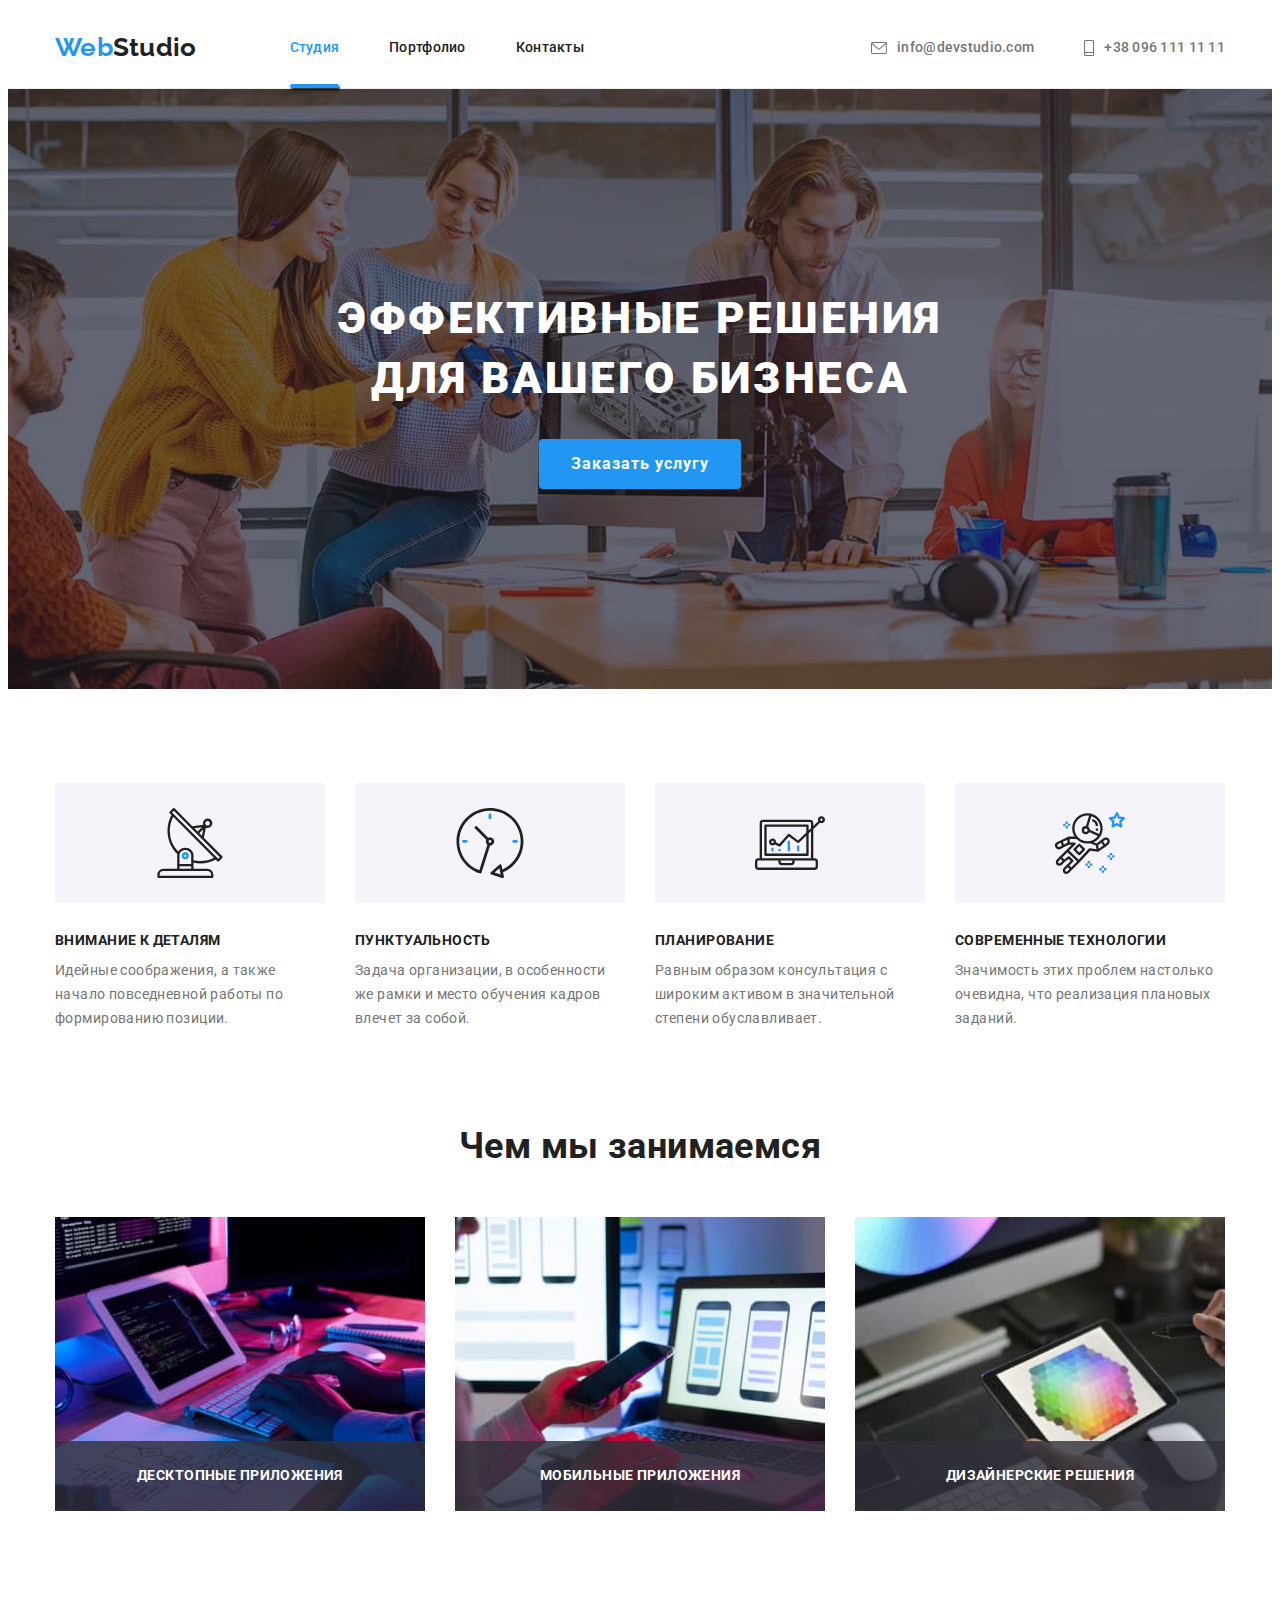
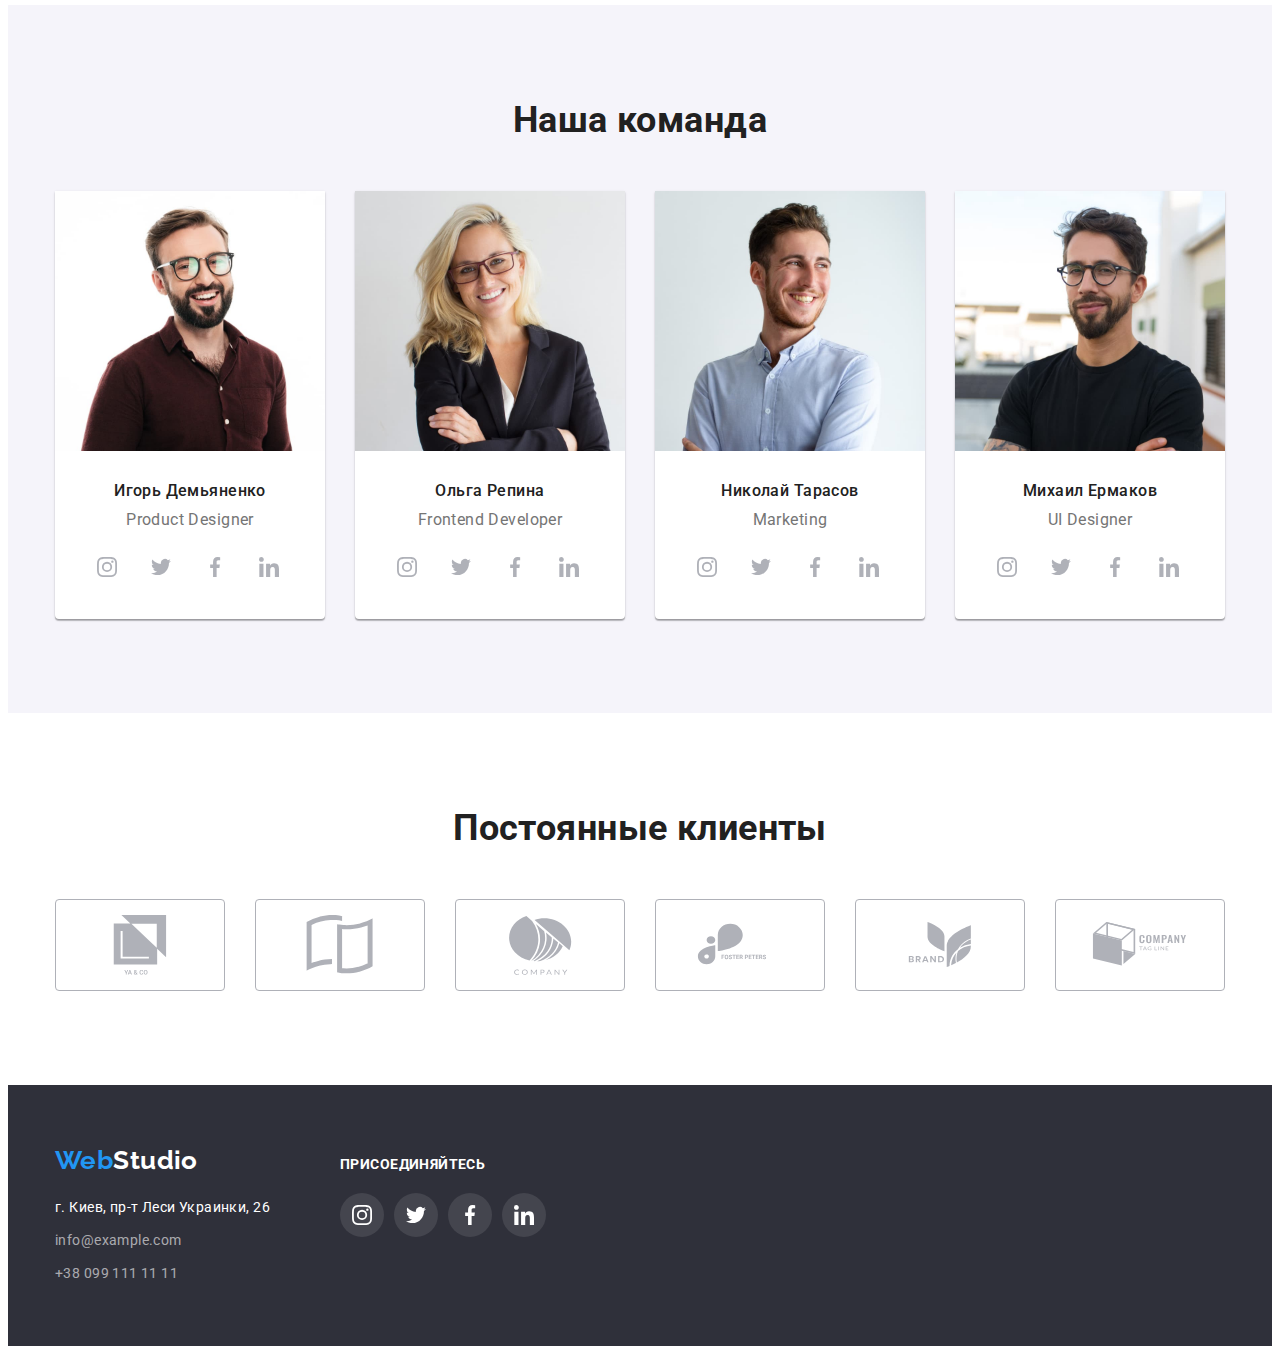
<file: index.html>
<!DOCTYPE html>
<html lang="ru">

<head>
    <meta charset="UTF-8">
    <meta http-equiv="X-UA-Compatible" content="IE=edge">
    <meta name="viewport" content="width=device-width, initial-scale=1.0">
    <title>WebStudio</title>
    <link rel="preconnect" href="https://fonts.googleapis.com">
    <link rel="preconnect" href="https://fonts.gstatic.com" crossorigin>
    <link
        href="https://fonts.googleapis.com/css2?family=Raleway:wght@700&family=Roboto:wght@400;500;700;900&display=swap"
        rel="stylesheet">
    <link rel="stylesheet" href="https://cdnjs.cloudflare.com/ajax/libs/modern-normalize/1.1.0/modern-normalize.min.css"
        integrity="sha512-wpPYUAdjBVSE4KJnH1VR1HeZfpl1ub8YT/NKx4PuQ5NmX2tKuGu6U/JRp5y+Y8XG2tV+wKQpNHVUX03MfMFn9Q=="
        crossorigin="anonymous" referrerpolicy="no-referrer" />
    <link rel="stylesheet" href="css/styles.css">

</head>

<body>
    <!--Site-header-->
    <header class="header">   
        <div class="container main-nav">
            <a class="logo" href="">Web<span class="logo-accent">Studio</span></a>

            <nav>
                <ul class="site-nav list">
                    <li class="site-nav-item"> <a class="link current" href="">Студия</a></li>
                    <li class="site-nav-item"> <a class="link" href="./portfolio.html">Портфолио</a></li>
                    <li class="site-nav-item"> <a class="link" href="">Контакты</a></li>

                </ul>

            </nav>

                <ul class="auth-nav list">
                     <li class="auth-nav-item"> 
                         <a class="link icon-envelope-hover" href="mailto:info@devstudio.com">
                            <svg class="auth-nav-icon" width="16" height="12">
                                <use href="./img/sprite.svg#icon-envelope-hover"></use>
                            </svg>
                            info@devstudio.com</a>
                    </li>
                     <li class="auth-nav-item"> 
                         <a class="link icon-phone" href="tel:+380961111111">
                            <svg class="auth-nav-icon" width="10" height="16">
                                <use href="./img/sprite.svg#icon-smartphone"></use>
                            </svg>
                            +38 096 111 11 11</a> 
                    </li>

                </ul>
        </div>

    </header>
    <main>
        <!--Hero-->
        <section class="hero">
            <div class="container">
                <h1 class="hero-title">Эффективные решения <br> для вашего бизнеса</h1>
                 <button class="button button-primary" type="button" data-modal-open>Заказать услугу</button>
            </div>
        </section>

        <!--Peculiarities-->
        <section class="section feature">
            <div class="container">
                 <h2 class="visually-hidden">Peculiarities</h2>
                 <ul class="feature-list list card-set">
                    <li class="item card-item icon-antenna">
                        <div class="feature-svg">
                            <svg width="70" height="70">
                                <use href="./img/sprite.svg#icon-antenna"></use>
                            </svg>
                        </div>
                        <h3 class="feature-title">Внимание к деталям</h3>
                        <p class="feauture-text">Идейные соображения, а также начало повседневной работы по формированию позиции.
                        </p>
                    </li>
                    <li class="item card-item icon-clock">
                        <div class="feature-svg">
                            <svg width="70" height="70">
                                <use href="./img/sprite.svg#icon-clock"></use>
                            </svg>
                        </div>
                        <h3 class="feature-title">Пунктуальность</h3>
                        <p class="feauture-text">Задача организации, в особенности же рамки и место обучения кадров влечет за собой.
                        </p>
                    </li>
                    <li class="item card-item icon-diagram">
                        <div class="feature-svg">
                            <svg width="70" height="70">
                                <use href="./img/sprite.svg#icon-diagram"></use>
                            </svg>
                        </div>
                        <h3 class="feature-title">Планирование</h3>
                        <p class="feauture-text">Равным образом консультация с широким активом в значительной степени обуславливает.
                        </p>
                    </li>
                    <li class="item card-item icon-astronout">
                        <div class="feature-svg">
                            <svg width="70" height="70">
                                <use href="./img/sprite.svg#icon-astronaut"></use>
                            </svg>
                        </div>
                        <h3 class="feature-title">Современные технологии</h3>
                        <p class="feauture-text">Значимость этих проблем настолько очевидна, что реализация плановых заданий.
                        </p>
                    </li>
                </ul>
            </div>
        </section>

        <!--What-do-we-specialize-in-->
        <section class="section do">
            <div class="container">
                <h2 class="section-title">Чем мы занимаемся</h2>
                <ul class="img-list list card-set">
                    <li class="item card-item"> 
                         <img src="./img/img-1.jpeg" alt="Фото с ноутбуком" width="370" height="294">
                         <p class="doing-text">Десктопные приложения</p>
                    </li>
                    <li class="item card-item">
                         <img src="./img/img-2.jpeg" alt="Фото с телефоном" width="370" height="294">
                         <p class="doing-text">Мобильные приложения</p>
                    </li>
                    <li class="item card-item">
                         <img src="./img/img-3.jpeg" alt="Фото с планшетом" width="370" height="294">
                         <p class="doing-text">Дизайнерские решения</p>
                    </li>
                </ul>
            </div>    
        </section>

        <!--Team-->
        <section class="section section-team">
            <div class="container">
                <h2 class="section-title">Наша команда</h2>
                <ul class="team list card-set">

                    <!--Igor-->
                    <li class="item card-item">
                        <img class="img" src="./img/img-4.jpeg" alt="Фото Игоря" width="270" height="260">
                        <div class="team-list">
                            <h3 class="team-name">Игорь Демьяненко</h3>
                            <p class="team-text">Product Designer</p>
                            <ul class="social-list list">
                                <li class="social-item">
                                    <a class="social-link" rel="preconnect" href="https://www.instagram.com" aria-label="instagram">
                                        <svg class="social-icon">
                                            <use href="./img/sprite.svg#icon-instagram"></use>
                                        </svg>
                                    </a>
                                </li>
                                <li class="social-item">
                                    <a class="social-link link" rel="preconnect" href="https://twitter.com" aria-label="twitter">
                                        <svg class="social-icon">
                                            <use href="./img/sprite.svg#icon-twitter"></use>
                                        </svg>
                                    </a>
                                </li>
                                <li class="social-item">
                                    <a class="social-link link " rel="preconnect" href="https://m.facebook.com" aria-label="facebook">
                                        <svg class="social-icon">
                                            <use href="./img/sprite.svg#icon-facebook"></use>
                                        </svg>
                                    </a>
                                </li>
                                <li class="social-item">
                                    <a class="social-link link" rel="preconnect" href="https://www.linkedin.com" aria-label="linkedin">
                                        <svg class="social-icon">
                                            <use href="./img/sprite.svg#icon-linkedin"></use>
                                        </svg>
                                    </a>
                                </li>
                            </ul>
                        </div>
                    </li>

                     <!--Olha-->
                    <li class="item card-item">

                    <img class="img" src="./img/img-5.jpeg" alt="Фото Ольги" width="270" height="260">
                    <div class="team-list">
                        <h3 class="team-name">Ольга Репина</h3>
                        <p class="team-text">Frontend Developer</p>
                        <ul class="social-list list">
                            <li class="social-item">
                                <a class="social-link" rel="preconnect" href="https://www.instagram.com" aria-label="instagram">
                                    <svg class="social-icon">
                                        <use href="./img/sprite.svg#icon-instagram"></use>
                                    </svg>
                                </a>
                            </li>
                            <li class="social-item">
                                <a class="social-link link" rel="preconnect" href="https://twitter.com" aria-label="twitter">
                                    <svg class="social-icon">
                                        <use href="./img/sprite.svg#icon-twitter"></use>
                                    </svg>
                                </a>
                            </li>
                            <li class="social-item">
                                <a class="social-link link " rel="preconnect" href="https://m.facebook.com" aria-label="facebook">
                                    <svg class="social-icon">
                                        <use href="./img/sprite.svg#icon-facebook"></use>
                                    </svg>
                                </a>
                            </li>
                            <li class="social-item">
                                <a class="social-link link" rel="preconnect" href="https://www.linkedin.com" aria-label="linkedin">
                                    <svg class="social-icon">
                                        <use href="./img/sprite.svg#icon-linkedin"></use>
                                    </svg>
                                </a>
                            </li>
                        </ul>
                    </div>
                    </li>

                    <!--Nicola-->
                    <li class="item card-item">
                        <img class="img" src="./img/img-6.jpeg" alt="Фото Николая" width="270" height="260">
                        <div class="team-list">
                            <h3 class="team-name">Николай Тарасов</h3>
                            <p class="team-text">Marketing</p>
                            <ul class="social-list list">
                                <li class="social-item">
                                    <a class="social-link" rel="preconnect" href="https://www.instagram.com" aria-label="instagram">
                                        <svg class="social-icon">
                                            <use href="./img/sprite.svg#icon-instagram"></use>
                                        </svg>
                                    </a>
                                </li>
                                <li class="social-item">
                                    <a class="social-link link" rel="preconnect" href="https://twitter.com" aria-label="twitter">
                                        <svg class="social-icon">
                                            <use href="./img/sprite.svg#icon-twitter"></use>
                                        </svg>
                                    </a>
                                </li>
                                <li class="social-item">
                                    <a class="social-link link " rel="preconnect" href="https://m.facebook.com" aria-label="facebook">
                                        <svg class="social-icon">
                                            <use href="./img/sprite.svg#icon-facebook"></use>
                                        </svg>
                                    </a>
                                </li>
                                <li class="social-item">
                                    <a class="social-link link" rel="preconnect" href="https://www.linkedin.com" aria-label="linkedin">
                                        <svg class="social-icon">
                                            <use href="./img/sprite.svg#icon-linkedin"></use>
                                        </svg>
                                    </a>
                                </li>
                            </ul>
                        </div>
                    </li>

                    <!--Mikle-->
                    <li class="item card-item">
                        <img class="img" src="./img/img-7.jpeg" alt="Фото Михаила" width="270" height="260">
                        <div class="team-list">
                            <h3 class="team-name">Михаил Ермаков</h3>
                            <p class="team-text">UI Designer</p>
                            <ul class="social-list list">
                                <li class="social-item">
                                    <a class="social-link" rel="preconnect" href="https://www.instagram.com" aria-label="instagram">
                                        <svg class="social-icon">
                                            <use href="./img/sprite.svg#icon-instagram"></use>
                                        </svg>
                                    </a>
                                </li>
                                <li class="social-item">
                                    <a class="social-link link" rel="preconnect" href="https://twitter.com" aria-label="twitter">
                                        <svg class="social-icon">
                                            <use href="./img/sprite.svg#icon-twitter"></use>
                                        </svg>
                                    </a>
                                </li>
                                <li class="social-item">
                                    <a class="social-link link " rel="preconnect" href="https://m.facebook.com" aria-label="facebook">
                                        <svg class="social-icon">
                                            <use href="./img/sprite.svg#icon-facebook"></use>
                                        </svg>
                                    </a>
                                </li>
                                <li class="social-item">
                                    <a class="social-link link" rel="preconnect" href="https://www.linkedin.com" aria-label="linkedin">
                                        <svg class="social-icon">
                                            <use href="./img/sprite.svg#icon-linkedin"></use>
                                        </svg>
                                    </a>
                                </li>
                            </ul>
                        </div>
                    </li>
                </ul>
            </div>
        </section>

        <!--Klients-->
        <section class="section klients">
            <div class="container">
                <h2 class="section-title">Постоянные клиенты</h2>
                <ul class="klients-list card-set list">
                    <li class="klients-item card-item">
                        <a class="klient-link link" rel="preconnect" href="https://www.google.com">
                            <svg class="klient-icon" width="106" height="60">
                                <use href="./img/sprite.svg#icon-Union2"></use>
                            </svg>
                        </a>
                    </li>
                    <li class="klients-item card-item">
                        <a class="klient-link link" rel="preconnect" href="https://www.google.com">
                            <svg class="klient-icon" width="106" height="60">
                                <use href="./img/sprite.svg#icon-Union1"></use>
                            </svg>
                        </a>
                    </li>
                    <li class="klients-item card-item">
                        <a class="klient-link link" rel="preconnect" href="https://www.google.com">
                            <svg class="klient-icon" width="106" height="60">
                                <use href="./img/sprite.svg#icon-Object"></use>
                            </svg>
                        </a>
                    </li>
                    <li class="klients-item card-item">
                        <a class="klient-link link" rel="preconnect" href="https://www.google.com">
                            <svg class="klient-icon" width="106" height="60">
                                <use href="./img/sprite.svg#icon-Logo1"></use>
                            </svg>
                        </a>
                    </li>
                    <li class="klients-item card-item">
                        <a class="klient-link link" rel="preconnect" href="https://www.google.com">
                            <svg class="klient-icon" width="106" height="60">
                                <use href="./img/sprite.svg#icon-Logo2"></use>
                            </svg>
                        </a>
                    </li>
                    <li class="klients-item card-item">
                        <a class="klient-link link" rel="preconnect" href="https://www.google.com">
                            <svg class="klient-icon" width="106" height="60">
                                <use href="./img/sprite.svg#icon-Logo3"></use>
                            </svg>
                        </a>
                    </li>
                </ul>
            </div> 
        </section>
    </main>

    <!--Basement-->
    <footer class="footer">
        <div class="container">
            <div class="footer-flex">
                <div class="footer-adress">
                    <a class="logo" href="">Web<span class="logo-footer">Studio</span></a>
                    <address class="address-top">
                        <ul class="address list">
                            <li class="item"> <a class="link address-place" href="https://goo.gl/maps/zkPrUZPVj4T2EZEg6" target="_blank"
                            rel="noreferrer noopener">
                            г. Киев, пр-т Леси Украинки, 26
                            </a></li>
                            <li class="item"> <a class="link address-contact" href="mailto:info@example.com">info@example.com</a></li>
                            <li class="item"> <a class="link address-contact" href="tel:+380991111111">+38 099 111 11 11</a></li>
                        </ul>
                    </address>
                </div>
                <div class="do-flex">
                        <h2 class="do-title">Присоединяйтесь</h2>
                        <ul class="social-list list">
                            <li class="social-item">
                                 <a class="social-link" rel="preconnect" href="https://www.instagram.com">
                                    <svg class="do-icon" width="20" height="20">
                                        <use href="./img/sprite.svg#icon-instagram"></use>
                                    </svg>
                                 </a>
                            </li>
                            <li class="social-item">
                                <a class="social-link" rel="preconnect" href="https://twitter.com">
                                    <svg class="do-icon" width="20" height="20">
                                        <use href="./img/sprite.svg#icon-twitter"></use>
                                    </svg>
                                </a>
                            </li>
                            <li class="social-item">
                                <a class="social-link" rel="preconnect" href="https://m.facebook.com">
                                    <svg class="do-icon" width="20" height="20">
                                        <use href="./img/sprite.svg#icon-facebook"></use>
                                    </svg>
                                </a>
                            </li>
                            <li class="social-item">
                                <a class="social-link" rel="preconnect" href="https://www.linkedin.com">
                                    <svg class="do-icon" width="20" height="20">
                                        <use href="./img/sprite.svg#icon-linkedin"></use>
                                    </svg>
                                </a>
                            </li>
                        </ul>
                </div>
            </div>
        </div>
    </footer>

    <!--Backdrop-->
    
    <div class="backdrop is-hidden" data-modal>
        <div class="modal">
            <h3 class="modal-text">Vita est motus <br>
            Scientia est cibus</h3>
            <button class="modal-btn" type="button" data-modal-close>
                <svg class="modal-icon" width="11" height="11">
                    <use href="./img/sprite.svg#icon-x"></use>
                </svg>
            </button>
        </div>
    </div>

    <script src="./js/modaj.js"></script>
</body>
</html>
</file>
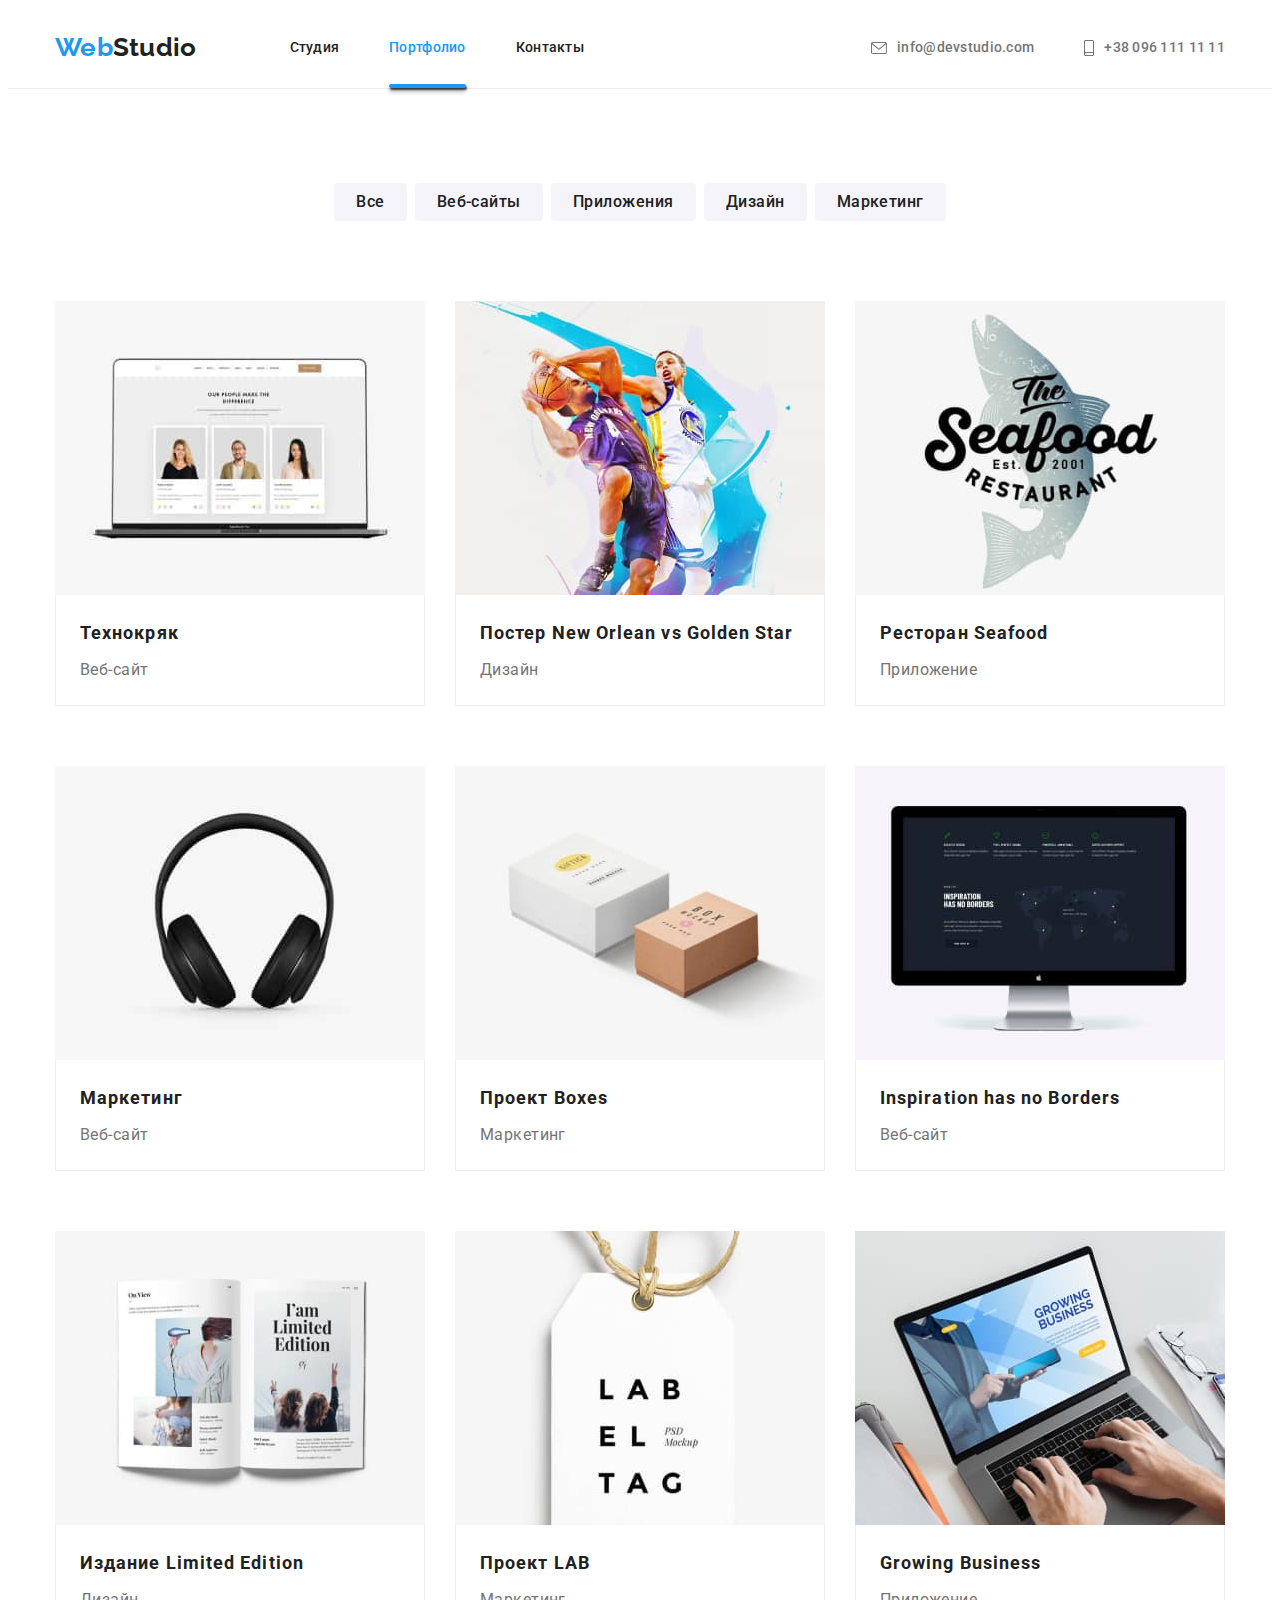
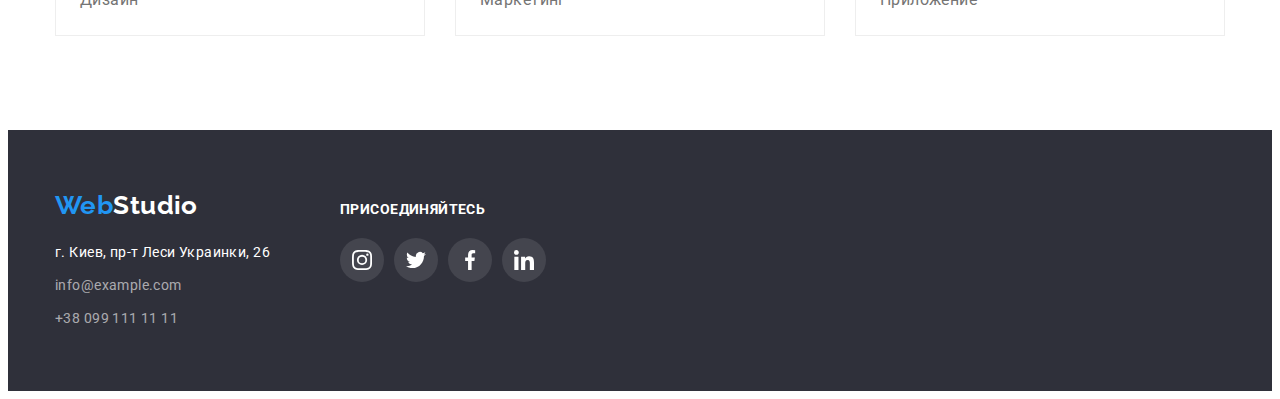
<file: portfolio.html>
<!DOCTYPE html>
<html lang="ru">

<head>
    <meta charset="UTF-8">
    <meta http-equiv="X-UA-Compatible" content="IE=edge">
    <meta name="viewport" content="width=device-width, initial-scale=1.0">
    <title>Portfolio</title>
    <link rel="preconnect" href="https://fonts.googleapis.com">
    <link rel="preconnect" href="https://fonts.gstatic.com" crossorigin>
    <link
        href="https://fonts.googleapis.com/css2?family=Raleway:wght@700&family=Roboto:wght@400;500;700;900&display=swap"
        rel="stylesheet">
    <link rel="stylesheet" href="https://cdnjs.cloudflare.com/ajax/libs/modern-normalize/1.1.0/modern-normalize.min.css"
        integrity="sha512-wpPYUAdjBVSE4KJnH1VR1HeZfpl1ub8YT/NKx4PuQ5NmX2tKuGu6U/JRp5y+Y8XG2tV+wKQpNHVUX03MfMFn9Q=="
        crossorigin="anonymous" referrerpolicy="no-referrer" />
    <link rel="stylesheet" href="css/styles.css">



</head>

<body>
    <!--Site-header-->
    <header class="header">
        <div class="container main-nav">
            <a class="logo" href="">Web<span class="logo-accent">Studio</span></a>

        <nav>
            <ul class="site-nav list">
                <li class="site-nav-item"> <a class="link" href="./index.html">Студия</a></li>
                <li class="site-nav-item"> <a class="link current" href="./portfolio.html">Портфолио</a></li>
                <li class="site-nav-item"> <a class="link" href="">Контакты</a></li>
            </ul>

        </nav>

        <ul class="auth-nav list">
            <li class="auth-nav-item"> 
                <a class="link" href="mailto:info@devstudio.com">
                    <svg class="auth-nav-icon" width="16" height="12">
                        <use href="./img/sprite.svg#icon-envelope-hover"></use>
                    </svg>
                    info@devstudio.com</a>
            </li>
            <li class="auth-nav-item"> 
                <a class="link" href="tel:+380961111111">
                    <svg class="auth-nav-icon" width="10" height="16">
                        <use href="./img/sprite.svg#icon-smartphone"></use>
                    </svg>
                    +38 096 111 11 11</a> 
            </li>
        </ul>
        </div>
    </header>

    <main>
        <section class="section portfolio">
            <div class="container">
                <h1 class="visually-hidden">Content Portfolio page</h1>
                <ul class="button-list list">
                    <li class="item"> <button class="button-portfolio" type="button">Все</button></li>
                    <li class="item"> <button class="button-portfolio" type="button">Веб-сайты</button></li>
                    <li class="item"> <button class="button-portfolio" type="button">Приложения</button></li>
                    <li class="item"> <button class="button-portfolio" type="button">Дизайн</button></li>
                    <li class="item"> <button class="button-portfolio" type="button">Маркетинг</button></li>
                </ul>

                <ul class="card-set project-list list">
                    <li class="card-item project-item">
                        <a class="project-link link" target="_blank" rel="noreferrer noopener nofollow" href="https://www.google.com/">
                            <div class="project-thumb">
                                <img class="img" src="./img/img9-1.jpeg" alt="our specialists">
                                <div class="project-overlay">
                                    <p class="project-content">Ресурс предлагает комплексные предложения с разным уровнем функционала и сервисов. Все это
                                    позволит посетителю получить исчерпывающие сведения о компании или частном лице.</p>
                                </div>
                            </div>
                        <div class="project-container">
                            <h2 class="project-title">Технокряк</h2>
                            <p class="project-text">Веб-сайт</p>
                        </div>
                        </a>
                    </li>

                    <li class="card-item project-item">
                        <a class="project-link link" target="_blank" rel="noreferrer noopener nofollow" href="https://www.google.com/">
                            <div class="project-thumb">
                                <img class="img" src="./img/img1-1.jpeg" alt="basketball players">
                                <div class="project-overlay">
                                    <p class="project-content">Ресурс предлагает комплексные предложения с разным уровнем функционала и сервисов. Все
                                        это
                                        позволит посетителю получить исчерпывающие сведения о компании или частном лице.</p>
                                </div>
                            </div>
                        <div class="project-container">
                            <h2 class="project-title">Постер New Orlean vs Golden Star</h2>
                            <p class="project-text">Дизайн</p>
                        </div>
                        </a>
                    </li>

                    <li class="card-item project-item">
                        <a class="project-link link" target="_blank" rel="noreferrer noopener nofollow" href="https://www.google.com/">
                            <div class="project-thumb">
                                <img class="img" src="./img/img2-1.jpeg" alt="logo of seafoodrestaurant">
                                <div class="project-overlay">
                                    <p class="project-content">Ресурс предлагает комплексные предложения с разным уровнем функционала и сервисов. Все
                                        это
                                        позволит посетителю получить исчерпывающие сведения о компании или частном лице.</p>
                                </div>
                            </div>
                        <div class="project-container">
                            <h2 class="project-title">Ресторан Seafood</h2>
                            <p class="project-text">Приложение</p>
                        </div>
                        </a>
                    </li>

                    <li class="card-item project-item">
                        <a class="project-link link" target="_blank" rel="noreferrer noopener nofollow" href="https://www.google.com/">
                            <div class="project-thumb">
                                <img class="img" src="./img/img3-1.jpeg" alt="headphone">
                                <div class="project-overlay">
                                    <p class="project-content">Ресурс предлагает комплексные предложения с разным уровнем функционала и сервисов. Все
                                        это
                                        позволит посетителю получить исчерпывающие сведения о компании или частном лице.</p>
                                </div>
                            </div>

                        <div class="project-container">
                            <h2 class="project-title">Маркетинг</h2>
                            <p class="project-text">Веб-сайт</p>
                        </div>
                        </a>
                    </li>

                    <li class="card-item project-item">
                        <a class="project-link link" target="_blank" rel="noreferrer noopener nofollow" href="https://www.google.com/">
                            <div class="project-thumb">
                                <img class="img" src="./img/img4-1.jpeg" alt="boxes">
                                <div class="project-overlay">
                                    <p class="project-content">Ресурс предлагает комплексные предложения с разным уровнем функционала и сервисов. Все
                                        это
                                        позволит посетителю получить исчерпывающие сведения о компании или частном лице.</p>
                                </div>
                            </div>
                        <div class="project-container">
                             <h2 class="project-title">Проект Boxes</h2>
                            <p class="project-text">Маркетинг</p>
                        </div>
                        </a>
                    </li>

                    <li class="card-item project-item">
                        <a class="project-link link" target="_blank" rel="noreferrer noopener nofollow" href="https://www.google.com/">
                            <div class="project-thumb">
                                <img class="img" src="./img/img5-1.jpeg" alt="monitor">
                                <div class="project-overlay">
                                    <p class="project-content">Ресурс предлагает комплексные предложения с разным уровнем функционала и сервисов. Все
                                        это
                                        позволит посетителю получить исчерпывающие сведения о компании или частном лице.</p>
                                </div>
                            </div>
                        <div class="project-container">
                            <h2 lang="en" class="project-title">Inspiration has no Borders</h2>
                            <p class="project-text">Веб-сайт</p>
                        </div>
                        </a>
                    </li>

                    <li class="card-item project-item">
                        <a class="project-link link" target="_blank" rel="noreferrer noopener nofollow" href="https://www.google.com/">
                            <div class="project-thumb">
                                <img class="img" src="./img/img6-1.jpeg" alt="book">
                                <div class="project-overlay">
                                    <p class="project-content">Ресурс предлагает комплексные предложения с разным уровнем функционала и сервисов. Все
                                        это
                                        позволит посетителю получить исчерпывающие сведения о компании или частном лице.</p>
                                </div>
                            </div>
                        <div class="project-container">
                            <h2 class="project-title">Издание Limited Edition</h2>
                            <p class="project-text">Дизайн</p>
                        </div>
                        </a>
                    </li>

                    <li class="card-item project-item">
                        <a class="project-link link" target="_blank" rel="noreferrer noopener nofollow" href="https://www.google.com/">
                            <div class="project-thumb">
                                <img class="img" src="./img/img7-1.jpeg" alt="label teg">
                                <div class="project-overlay">
                                    <p class="project-content">Ресурс предлагает комплексные предложения с разным уровнем функционала и сервисов. Все
                                        это
                                        позволит посетителю получить исчерпывающие сведения о компании или частном лице.</p>
                                </div>
                            </div>
                        <div class="project-container">
                            <h2 class="project-title">Проект LAB</h2>
                            <p class="project-text">Маркетинг</p>
                        </div>
                        </a>
                    </li>

                    <li class="card-item project-item">
                        <a class="project-link link" target="_blank" rel="noreferrer noopener nofollow" href="https://www.google.com/">
                            <div class="project-thumb">
                                <img class="img" src="./img/img8-1.jpeg" alt="leptop">
                                <div class="project-overlay">
                                    <p class="project-content">Ресурс предлагает комплексные предложения с разным уровнем функционала и сервисов. Все
                                        это
                                        позволит посетителю получить исчерпывающие сведения о компании или частном лице.</p>
                                </div>
                            </div>
                        <div class="project-container">
                            <h2 class="project-title">Growing Business</h2>
                            <p class="project-text">Приложение</p>
                        </div>
                        </a>
                    </li>
                </ul>
            </div>
        </section>
    </main>

    <!--Basement-->
    <footer class="footer">
        <div class="container">
            <div class="footer-flex">
                <div class="footer-adress">
                    <a class="logo" href="">Web<span class="logo-footer">Studio</span></a>
                    <address class="address-top">
                        <ul class="address list">
                            <li class="item"> <a class="address-place" href="https://goo.gl/maps/zkPrUZPVj4T2EZEg6" target="_blank"
                            rel="noreferrer noopener">
                            г. Киев, пр-т Леси Украинки, 26
                            </a></li>
                            <li class="item"> <a class="address-contact" href="mailto:info@example.com">info@example.com</a></li>
                            <li class="item"> <a class="address-contact" href="tel:+380991111111">+38 099 111 11 11</a></li>
                        </ul>
                    </address>
                </div>
                <div class="do-flex">
                    <h2 class="do-title">Присоединяйтесь</h2>
                    <ul class="social-list list">
                        <li class="social-item">
                            <a class="social-link" rel="preconnect" href="https://www.instagram.com">
                                <svg class="do-icon" width="20" height="20">
                                    <use href="./img/sprite.svg#icon-instagram"></use>
                                </svg>
                            </a>
                        </li>
                        <li class="social-item">
                            <a class="social-link" rel="preconnect" href="https://twitter.com">
                                <svg class="do-icon" width="20" height="20">
                                    <use href="./img/sprite.svg#icon-twitter"></use>
                                </svg>
                            </a>
                        </li>
                        <li class="social-item">
                            <a class="social-link" rel="preconnect" href="https://m.facebook.com">
                                <svg class="do-icon" width="20" height="20">
                                    <use href="./img/sprite.svg#icon-facebook"></use>
                                </svg>
                            </a>
                        </li>
                        <li class="social-item">
                            <a class="social-link" rel="preconnect" href="https://www.linkedin.com">
                                <svg class="do-icon" width="20" height="20">
                                        <use href="./img/sprite.svg#icon-linkedin"></use>
                                </svg>
                            </a>
                        </li>
                    </ul>
                </div>
            </div>
        </div>
    </footer>

</body>
</html>
</file>
<file: css/styles.css>
:root {
    --primary-text-color: #757575;
    --title-text-color: #212121;
    --accent-color: #2196F3;
    --primary-white-color: #FFFFFF;
    --secondary-whit-color: rgba(255, 255, 255, 0.6);
    --white-rgba-color: rgba(255, 255, 255, 0.1);
    --medium-bg-color: #E5E5E5;
    --end-bg-color: #F5F4FA;
    --futer-bg-color: #2F303A;
    --header-border-color: #ECECEC;
    --portfolio-border-color: #EEEEEE;
    --hero-bg-color: #c4c4c4;
    --social-links-main-color: AFB1B8;
    --klients-main-color: AFB1B8;
    --btn-bg-hover-color: #188CE8;
    --klients-color: #AFB1B8;
    --bg-color-icon: rgba(255, 255, 255, .1);
    --transition: 250ms cubic-bezier(0.4, 0, 0.2, 1);
}

html {
    box-sizing: border-box;
}

*,
*::before,
*::after {
    box-sizing: inherit;
}


body {
    color: var(--primary-text-color);
    background-color: var(--primary-white-color);
    font-family: 'Roboto', sans-serif;
    font-size: 14px;
    letter-spacing: 0.03em;
    line-height: 1.71;
}

.container {
    width: 1200px;
    padding-left: 15px;
    padding-right: 15px;
    margin-left: auto;
    margin-right: auto;
}

.list {
    list-style: none;
}

h1,
h2,
h3,
p {
    margin: 0;
}

img {
    display: block;
    max-width: 100%;
    height: auto;
}

ul {
    padding-left: 0;
    margin: 0;
}

.header {
    font-weight: 500;
    line-height: 1.14;
    letter-spacing: 0.02em;
    border-bottom: 1px solid var(--header-border-color);
}

/* Logo */
.logo {
    color: var(--accent-color);
    font-family: 'Raleway', sans-serif;
    font-weight: 700;
    font-size: 26px;
    line-height: 1.2;
    text-decoration: none;
    /* margin-right: 93px; */

}

.header .logo {
    margin-right: 93px;
}

.footer .logo{
    margin-bottom: 20px;
    display: block;
}

.logo-accent {
    color: var(--title-text-color);
    text-decoration: none;
}

.logo-footer {
    color: var(--primary-white-color);
    text-decoration: none;
}

.logo-next {
    margin-right: 0;
}

/*Main-Nav*/
.main-nav {
    display: flex;
    align-items: center;
}

/* Navigation */
.site-nav {
    color: var(--title-text-color);
    display: flex;

}

.site-nav.item:not(:last-child) {
    margin-right: 50px;
}

.site-nav .link {
    display: block;
    padding-top: 32px;
    padding-bottom: 32px;
    color: var(--title-text-color);
    font-weight: 500;
    font-size: 14px;
    line-height: 1.14;
    letter-spacing: 0.02em;
    text-decoration: none;
    transition-property: color;
    transition-duration: 250ms;
    transition-timing-function: cubic-bezier(0.4, 0, 0.2, 1);
}

.site-nav .site-nav-item:not(:last-child) {
    margin-right: 50px;
}

.site-nav .link:hover,
.site-nav .link:focus {
    color: var(--accent-color);
    transition: var(--transition);
}

.site-nav .link.current {
    position: relative;
    color: var(--accent-color);


}

.site-nav .link.current {
    color: var(--accent-color);

}

.site-nav .current:after {
    position: absolute;
    bottom: 0;
    left: 0;
    content: "";
    display: inline-block;
    width: 100%;
    height: 4px;

    background: var(--accent-color);
    border: 1px solid var(--accent-color);
    box-shadow: 0px 4px 4px rgba(0, 0, 0, 0.25), 1px 2px 2px rgba(0, 0, 0, 0.75);
    border-radius: 2px;

}

.link {
    text-decoration: none;
    color: inherit;
}

/* Contact */
.auth-nav {
    display: flex;
    margin-left: auto;
    transition: color var(--transition);
}

.auth-nav .link {
    padding-top: 32px;
    padding-bottom: 32px;
    display: flex;
    align-items: center;
}

.auth-nav-item:not(:last-child) {
    margin-right: 50px;
}

.auth-nav .link:hover,
.auth-nav .link:focus {
    color: var(--accent-color);  
}

.auth-nav-icon {
    fill: currentColor;
    margin-right: 10px;
    }

/* Visually-hidden */
.visually-hidden {
    position: absolute;
    width: 1px;
    height: 1px;
    margin: -1px;
    border: 0;
    padding: 0;

    white-space: nowrap;
    clip-path: inset(100%);
    clip: rect(0 0 0 0);
    overflow: hidden;
}

/* Hero title */
.hero {
    padding-top: 200px;
    padding-bottom: 200px;
    text-align: center;
    background-color: var(--hero-bg-color);
    background-repeat: no-repeat;
    background-position: center;
    background-size: cover;
    margin-left: auto;
    margin-right: auto;
    max-width: 1600px;
    background-image: linear-gradient(to right, rgba(47, 48, 58, 0.4), rgba(47, 48, 58, 0.4)), url(../img/Img-hero.jpeg);
}

.hero-title {
    color: var(--primary-white-color);
    font-weight: 900;
    font-size: 44px;
    line-height: 1.36;
    letter-spacing: 0.06em;
    text-transform: uppercase;
    margin-bottom: 30px;
}

/* Background color section */

.team .section {
    background-color: var(--end-bg-color);
}

.footer {
    background-color: var(--futer-bg-color);
}

/* Section */

.section-title {
    color: var(--title-text-color);
    font-weight: 700;
    font-size: 36px;
    line-height: 1.17;
    text-align: center;
    margin-bottom: 50px;
}

/* Peculiarities */

.section {
    padding-top: 94px;
    padding-bottom: 94px;
}

/* .feature-list {
    } */

.feature-list .item {
    flex-basis: calc(100% / 4 - 30px);
}

/* .feature-list .item:not(:last-child) {
} */

.feature-svg {
    display: flex;
    align-items: center;
    justify-content: center;
    height: 120px;
    margin-bottom: 30px;
    background-color: var(--end-bg-color);
}

.feature-title {
    color: var(--title-text-color);
    font-weight: 700;
    font-size: 14px;
    line-height: 1.14;
    text-transform: uppercase;
    margin-bottom: 10px;
}

.feature-text {
    line-height: 1.71;
}

.card-set {
    display: flex;
    flex-wrap: wrap; 
    margin-left: -30px;
    margin-top: -30px;
}

.card-item {
    margin-left: 30px;
    margin-top: 30px;
}

/*What-do-we-specialize-in*/

.do {
    padding-top: 0;
}

.img-list .item {
    flex-basis: calc(100% / 3 - 30px);
    position: relative;
}

/* .doing-item {
    position: relative;
} */

.doing-text {
    position: absolute;
    bottom: 0;
    left: 0;
    display: flex;
    width: 100%;
    height: 70px;
    align-items: center;
    justify-content: center;
    background: rgba(47, 48, 58, 0.8);
    font-weight: 700;
    line-height: 1.14;
    text-align: center;
    text-transform: uppercase;
    color: var(--primary-white-color);

}

/* Team section */

.section-team {
    background-color: var(--end-bg-color);
}

/* .team {
} */



.team .item {
    flex-basis: calc(100% / 4 - 30px);
    background-color: var(--primary-white-color);
    box-shadow: 0px 1px 3px rgba(0, 0, 0, 0.12), 0px 1px 1px rgba(0, 0, 0, 0.14), 0px 2px 1px rgba(0, 0, 0, 0.2);
    border-radius: 0px 0px 4px 4px;

}

.team-list {
    padding: 30px;
}

.team-name {
    color: var(--title-text-color);
    font-weight: 500;
    margin-bottom: 10px;
    font-style: normal;
}

p.team-text {
    margin-bottom: 16px;
}

.team-text, .team-name{
    font-size: 16px;
    line-height: 1.19;
    text-align: center;
}

.social-link {
    display: flex;
    align-items: center;
    justify-content: center;
    width: 44px;
    height: 44px;
    border-radius: 50%;
    color: var(--klients-color);
    background-color: var(--white-rgba-color);
    transition: color var(--transition), background-color var(--transition), box-shadow var(--transition);
}

.social-link:hover,
.social-link:focus {
    color: var(--primary-white-color);
    background-color: var(--accent-color);
    box-shadow: 0px 4px 4px rgba(0, 0, 0, 0.25);  
}

.social-item:not(:last-child) {
    margin-right: 10px;

}

.footer .social-link {
color: rgba(255, 255, 255, 1);
}

.social-list {
    display: flex;
}

.social-icon {
    width: 20px;
    height: 20px;
    fill: currentColor;
}

/* Klients */

/* .klients {
} */

.klients-list {
display: flex;
}

.klints-flex {
    display: flex;
    justify-content: center;
}

.klient-link {
    display: flex;
    height: 92px;
    justify-content: center;
    align-items: center;
    color: var(--klients-color);
    box-sizing: inherit;
    border: 1px solid var(--klients-color);
    border-radius: 4px;
    fill: var(--klients-color);
    transition: border var(--transition), fill var(--transition);
}

.klients-item {
    flex-basis: calc(100% / 6 - 30px);
}
    

.klient-link:hover,
.klient-link:focus {

    border: 1px solid var(--accent-color);
    fill: var(--accent-color); 
}

/* Basemrnt */

.footer {
    padding-top: 60px;
    padding-bottom: 60px;
}

/* .address-top {

} */

.address {
    font-style: normal;
    transition: color var(--transition);
}

.address .item:not(:last-child) {
    margin-bottom: 9px;
}

.address-place {
    color: var(--primary-white-color);
    text-decoration: none;
}

.address-contact {
    color: var(--secondary-whit-color);
    text-decoration: none;
}

.address-contact:hover,
.address-contact:focus,
.address-place:hover,
.address-place:focus {
    color: var(--accent-color);
}

.footer-adress {
    margin-right: 70px;
}

.footer-flex {
    display: flex;
    align-items: baseline;
}

.do-title {

    font-size: 14px;
    line-height: 1.14;
    letter-spacing: 0.03em;
    text-transform: uppercase;
    color: var(--primary-white-color);
    margin-bottom: 20px;

}

/* .do-link {
    display: flex;
    align-items: center;
    justify-content: center;
    width: 44px;
    height: 44px;
    border-radius: 50%;
    background-color: var(--bg-color-icon);
} */

/* .do-item:not(:last-child) {
    margin-right: 10px;
} */

.do-link:hover,
.do-link:focus {
    background-color: var(--accent-color);
    transition: var(--transition);
}

.do-icon {
    fill: var(--primary-white-color);
}

.do-icon:hover {
    fill: var(--primary-white-color);
    transition: var(--transition);
}

/* Button  */

.button {
    display: inline-block;
    padding-top: 10px;
    padding-right: 32px;
    padding-bottom: 10px;
    padding-left: 32px;
    border: none;
    border-radius: 4px;
    color: var(--primary-white-color);
    background-color: var(--accent-color);
    font-family: inherit;
    font-weight: 700;
    font-size: 16px;
    line-height: 1.88;
    align-items: center;
    text-align: center;
    letter-spacing: 0.06em;
    cursor: pointer;
    margin-left: auto;
    margin-right: auto;
    transition: background-color var(--transition);
}

/* .button-primary {
   
} */

.button-primary:hover,
.button-primary:focus {
    background-color: #188ce8;  
}

/* Portfolio page */

/* .project-list {
} */

.button-list {
    display: flex;
    justify-content: center;
    margin-bottom: 50px;
}

/* .button-portfolio:hover,
.button-portfolio:focus {
    color: var(--primary-white-color);
    background-color: var(--accent-color);
    box-shadow: 0px 3px 1px rgba(0, 0, 0, 0.1), 0px 1px 2px rgba(0, 0, 0, 0.08), 0px 2px 2px rgba(0, 0, 0, 0.12);
    } */

.button-list .item:not(:last-child) {
    margin-right: 8px;
}


.button-item:hover,
.button-item:focus {
    color: var(--primary-white-color);
    background-color: var(--accent-color);
    transition: var(--transition);
}

.project-container {
    padding: 20px 24px;

    border: 1px solid var(--portfolio-border-color);
    border-top: none;
}

.project-item {
    flex-basis: calc(100% / 3 - 30px);
}

.project-link {
    display: flex;
    flex-direction: column;
}

.project-link:hover,
.project-link:focus {
    box-shadow: 0px 1px 1px rgba(0, 0, 0, 0.12), 0px 4px 4px rgba(0, 0, 0, 0.06), 1px 4px 6px rgba(0, 0, 0, 0.16);
    transition: var(--transition);
}

.project-title {
    color: var(--title-text-color);
    font-weight: 700;
    font-size: 18px;
    line-height: 2;
    letter-spacing: 0.06em;
    margin-bottom: 4px;
}

.project-text {
    font-weight: 400;
    font-size: 16px;
    line-height: 1.88;
}

/* Backdrop */
.backdrop {
    position: fixed;
    top: 0;
    left: 0;
    width: 100%;
    height: 100%;
    background: rgba(47, 48, 58, 0.4);
    visibility: visible;
    opacity: 1;

    transition: opacity var(--transition), visibility var(--transition);
}

.is-hidden {
    visibility: hidden;
    opacity: 0;
    pointer-events: none;
}

/* .backdrop .is-hidden {

    opacity: 0;
    pointer-events: none;
} */

.modal {
    position: absolute;
    top: 50%;
    left: 50%;

    min-width: 528px;
    min-height: 581px;
    background-color: rgba(255, 255, 255, 1);

    transform: translate(-50%, -50%) scale(1);

    transition: transform var(--transition);

}

.backdrop.is-hidden .modal {
    transform: translate(-50%, -50%) scale(1.1);
}

.modal-btn {
    position: absolute;
    display: flex;
    top: 8px;
    right: 8px;
    padding: 0;
    width: 30px;
    height: 30px;
    border: none;
    border-radius: 50%;
    cursor: pointer;
    align-items: center;
    justify-content: center;
    

}

.modal-icon {
    fill: currentColor;
}

.modal-text {
    color:var(--title-text-color);
    text-align: center;
    padding-top: 100px;
}

/* Portfolio page */
.section-portfolio {
    padding-top: 94px;
    padding-bottom: 94px;
}

.project-list {
    display: flex;
    flex-wrap: wrap;
    margin-top: 50px;
    margin-left: -30px;
    margin-bottom: -30px;

}

.project-link {

    display: block;

    box-shadow: none;
    transition-property: box-shadow;
    transition-duration: 250ms;
    transition-timing-function: cubic-bezier(0.4, 0, 0.2, 1);

}

.project-link:hover,
.project-link:focus {

    box-shadow: 0px 1px 1px rgba(0, 0, 0, 0.12), 0px 4px 4px rgba(0, 0, 0, 0.06), 1px 4px 6px rgba(0, 0, 0, 0.16);
}

.button-list {
    display: flex;
    justify-content: center;

}

.button-portfolio {

    padding: 6px 22px;
    font-family: inherit;
    text-align: center;
    font-size: 16px;
    font-weight: 500;
    line-height: 1.62;
    letter-spacing: 0.03em;
    border: transparent;
    border-radius: 4px;
    cursor: pointer;
    color: #212121;
    background-color: var(--end-bg-color);

    transition: color var(--transition), background-color var(--transition), box-shadow var(--transition);

}

.button-portfolio:hover,
.button-portfolio:focus {
    color: var(--primary-white-color);
    background-color: var(--accent-color);
    box-shadow: 0px 3px 1px rgba(0, 0, 0, 0.1), 0px 1px 2px rgba(0, 0, 0, 0.08), 0px 2px 2px rgba(0, 0, 0, 0.12);
}

.button-list .item:not(:last-child) {
    margin-right: 8px;
}



.project-container {
    padding: 20px 24px;
    border: 1px solid var(--portfolio-border-color);
    border-top: none;
}



.project-item {
    width: calc((100% - 90px) / 3);
    margin-left: 30px;
    margin-bottom: 30px;
}



.project-title {
    margin-bottom: 4px;
    color: var(--title-text-color);
    font-weight: 700;
    font-size: 18px;
    line-height: 2;
    letter-spacing: 0.06em;

}

.project-text {
    font-weight: 400;
    font-size: 16px;
    line-height: 1.88;
    color: var(--primary-text-color);

}

/* Portfolio Thumb */

.project-thumb {
    position: relative;
    overflow: hidden;   
}


.project-overlay {
    position: absolute;
    top: 0;
    left: 0;
    display: flex;
    content: "";
    width: 100%;
    height: 100%;
    background-color: rgba(33, 150, 243, 0.9);
    transform: translateY(100%);
    z-index: 1;
    transition: transform var(--transition);
    justify-content: center;
    align-items: center;
    padding: 23px;
    font-size: 18px;
    line-height: 1.56;
    color: var(--primary-white-color);
}


.project-link:hover .project-overlay,
.project-link:focus .project-overlay {
    transform: translateY(0);
}

/* .project-content {

} */
</file>
